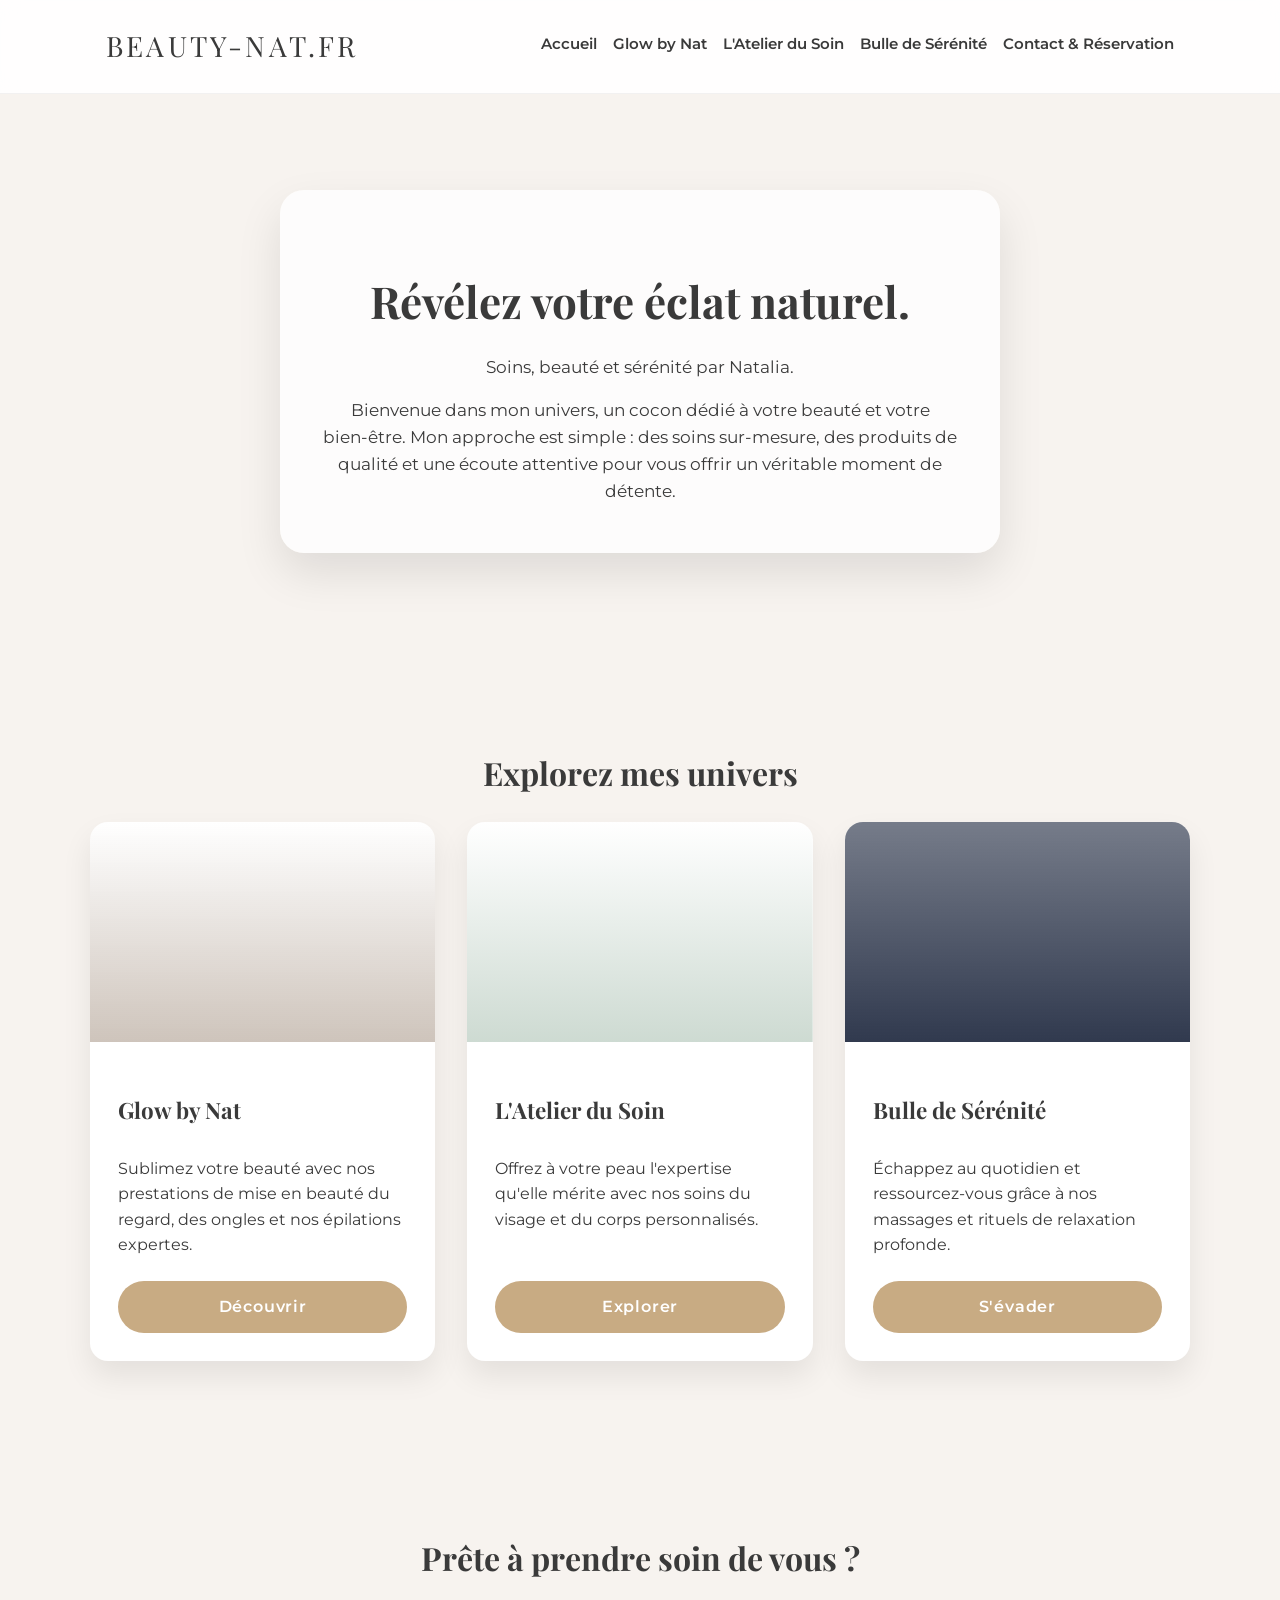
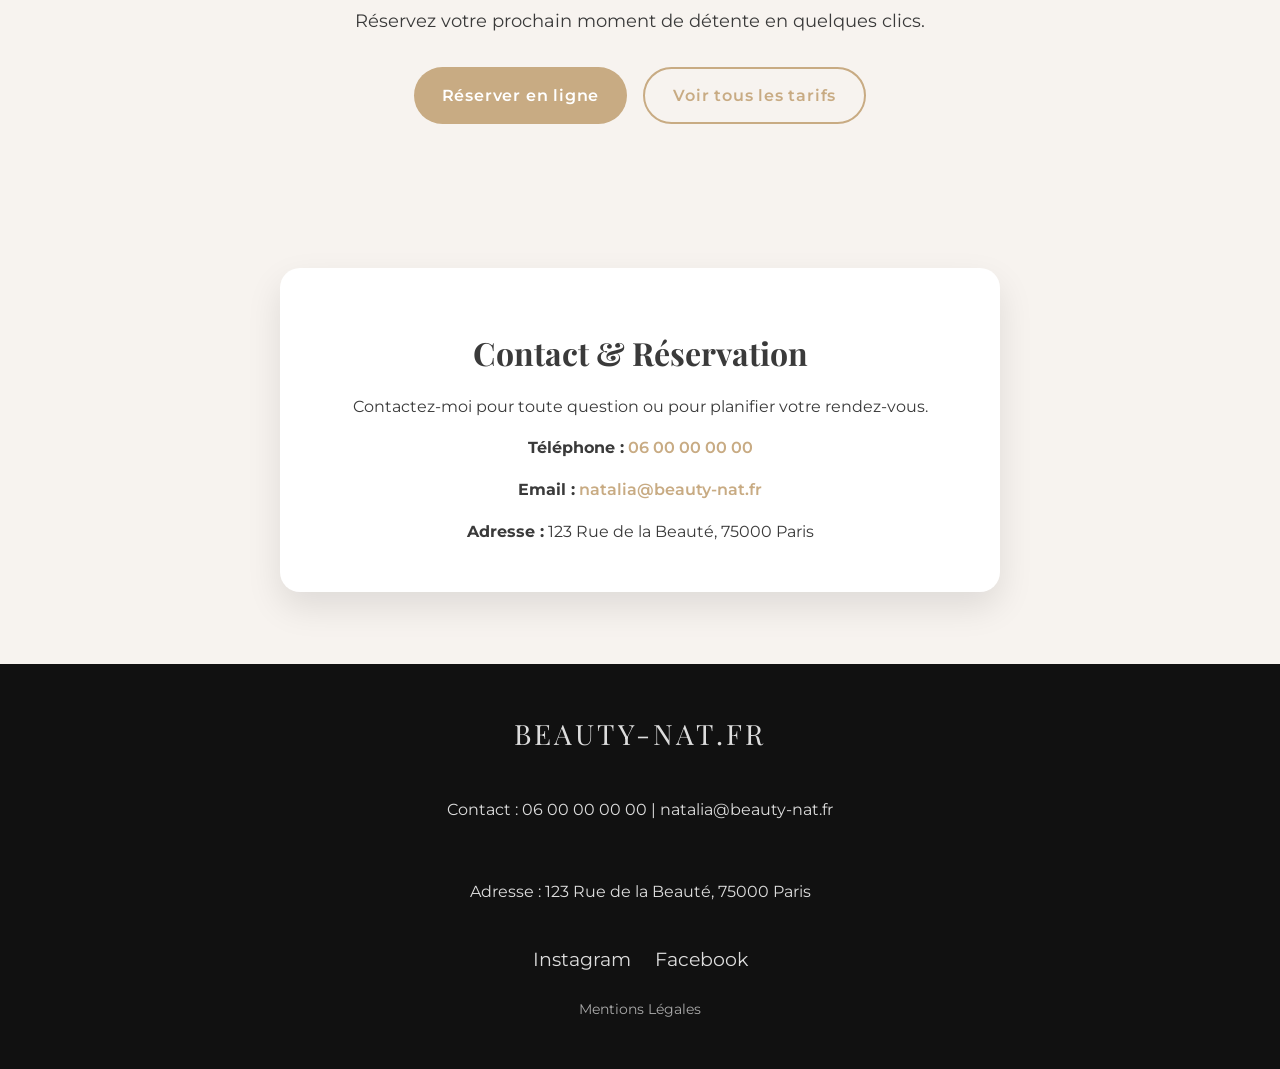
<file: index.html>
<!DOCTYPE html>
<html lang="fr">
  <head>
    <meta charset="UTF-8" />
    <meta name="viewport" content="width=device-width, initial-scale=1.0" />
    <title>Beauty Nat - Accueil</title>
    <link rel="preconnect" href="https://fonts.googleapis.com" />
    <link rel="preconnect" href="https://fonts.gstatic.com" crossorigin />
    <link
      href="https://fonts.googleapis.com/css2?family=Montserrat:wght@300;400;500;600;700&family=Playfair+Display:wght@400;500;600;700&display=swap"
      rel="stylesheet"
    />
    <link rel="stylesheet" href="assets/css/style.css" />
  </head>
  <body>
    <header class="header">
      <div class="header__inner">
        <div class="logo">BEAUTY-NAT.FR</div>
        <nav class="nav" aria-label="Navigation principale">
          <a href="index.html">Accueil</a>
          <a href="glow-by-nat.html">Glow by Nat</a>
          <a href="atelier-du-soin.html">L'Atelier du Soin</a>
          <a href="bulle-de-serenite.html">Bulle de Sérénité</a>
          <a href="#contact">Contact &amp; Réservation</a>
        </nav>
      </div>
    </header>

    <main>
      <section class="hero" aria-labelledby="hero-title">
        <div class="hero__content">
          <h1 id="hero-title">Révélez votre éclat naturel.</h1>
          <p>Soins, beauté et sérénité par Natalia.</p>
          <p>
            Bienvenue dans mon univers, un cocon dédié à votre beauté et votre
            bien-être. Mon approche est simple : des soins sur-mesure, des
            produits de qualité et une écoute attentive pour vous offrir un
            véritable moment de détente.
          </p>
        </div>
      </section>

      <section class="section section--light" aria-labelledby="univers-title">
        <div class="section__inner">
          <h2 class="section__title" id="univers-title">Explorez mes univers</h2>
          <div class="univers-grid">
            <article class="univers-card" aria-labelledby="glow-title">
              <div
                class="univers-card__image"
                style="background-image: linear-gradient(rgba(255, 255, 255, 0.1), rgba(166, 148, 132, 0.55)), url('https://images.unsplash.com/photo-1514542587061-1c2f9e7f74fd?auto=format&fit=crop&w=900&q=80');"
                role="img"
                aria-label="Main mise en valeur avec un bijou doré"
              ></div>
              <div class="univers-card__content">
                <h3 id="glow-title">Glow by Nat</h3>
                <p>
                  Sublimez votre beauté avec nos prestations de mise en beauté du
                  regard, des ongles et nos épilations expertes.
                </p>
                <a class="button" href="glow-by-nat.html">Découvrir</a>
              </div>
            </article>

            <article class="univers-card" aria-labelledby="atelier-title">
              <div
                class="univers-card__image"
                style="background-image: linear-gradient(rgba(255, 255, 255, 0.05), rgba(156, 182, 165, 0.5)), url('https://images.unsplash.com/photo-1522335789203-aabd1fc54bc9?auto=format&fit=crop&w=900&q=80');"
                role="img"
                aria-label="Visage apaisé avec un masque de soin vert sauge"
              ></div>
              <div class="univers-card__content">
                <h3 id="atelier-title">L'Atelier du Soin</h3>
                <p>
                  Offrez à votre peau l'expertise qu'elle mérite avec nos soins du
                  visage et du corps personnalisés.
                </p>
                <a class="button" href="atelier-du-soin.html">Explorer</a>
              </div>
            </article>

            <article class="univers-card" aria-labelledby="bulle-title">
              <div
                class="univers-card__image"
                style="background-image: linear-gradient(rgba(26, 36, 59, 0.6), rgba(26, 36, 59, 0.9)), url('https://images.unsplash.com/photo-1515377905703-c4788e51af15?auto=format&fit=crop&w=900&q=80');"
                role="img"
                aria-label="Bougie allumée et orchidée sur fond bleu nuit"
              ></div>
              <div class="univers-card__content">
                <h3 id="bulle-title">Bulle de Sérénité</h3>
                <p>
                  Échappez au quotidien et ressourcez-vous grâce à nos massages et
                  rituels de relaxation profonde.
                </p>
                <a class="button" href="bulle-de-serenite.html">S'évader</a>
              </div>
            </article>
          </div>
        </div>
      </section>

      <section class="section section--light cta" aria-labelledby="cta-title">
        <div class="section__inner">
          <h2 class="section__title" id="cta-title">Prête à prendre soin de vous ?</h2>
          <p>Réservez votre prochain moment de détente en quelques clics.</p>
          <div class="cta-buttons">
            <a class="button" href="mailto:natalia@beauty-nat.fr">Réserver en ligne</a>
            <a class="button button--outline" href="#contact">Voir tous les tarifs</a>
          </div>
        </div>
      </section>

      <section class="section section--light" id="contact" aria-labelledby="contact-title">
        <div class="section__inner">
          <div class="contact">
            <h2 id="contact-title">Contact &amp; Réservation</h2>
            <p>Contactez-moi pour toute question ou pour planifier votre rendez-vous.</p>
            <p>
              <strong>Téléphone :</strong>
              <a href="tel:+33600000000">06 00 00 00 00</a>
            </p>
            <p>
              <strong>Email :</strong>
              <a href="mailto:natalia@beauty-nat.fr">natalia@beauty-nat.fr</a>
            </p>
            <p><strong>Adresse :</strong> 123 Rue de la Beauté, 75000 Paris</p>
          </div>
        </div>
      </section>
    </main>

    <footer class="footer">
      <div class="footer__inner">
        <div class="logo">BEAUTY-NAT.FR</div>
        <p>Contact : 06 00 00 00 00 | natalia@beauty-nat.fr</p>
        <p>Adresse : 123 Rue de la Beauté, 75000 Paris</p>
        <div class="footer__socials" aria-label="Réseaux sociaux">
          <a href="https://www.instagram.com" aria-label="Instagram">Instagram</a>
          <a href="https://www.facebook.com" aria-label="Facebook">Facebook</a>
        </div>
        <a class="footer__legal" href="#">Mentions Légales</a>
      </div>
    </footer>
  </body>
</html>
</file>
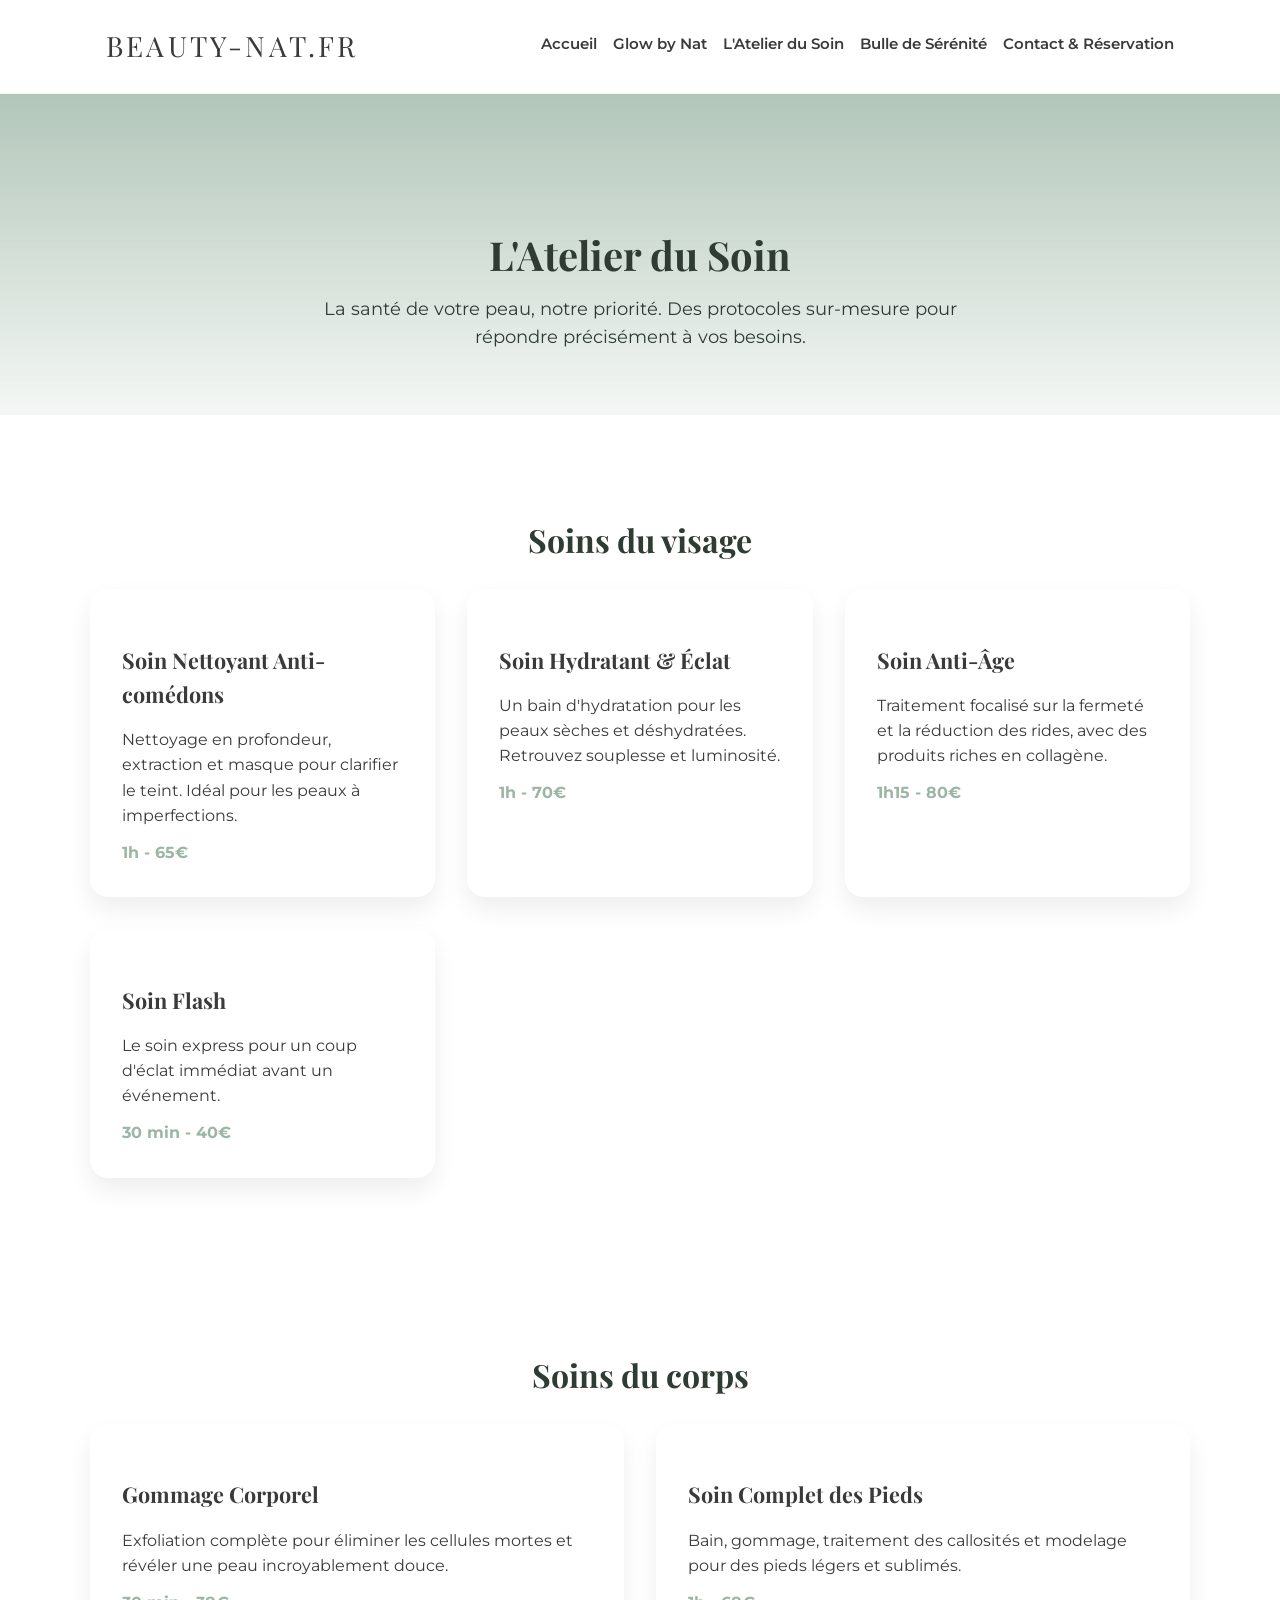
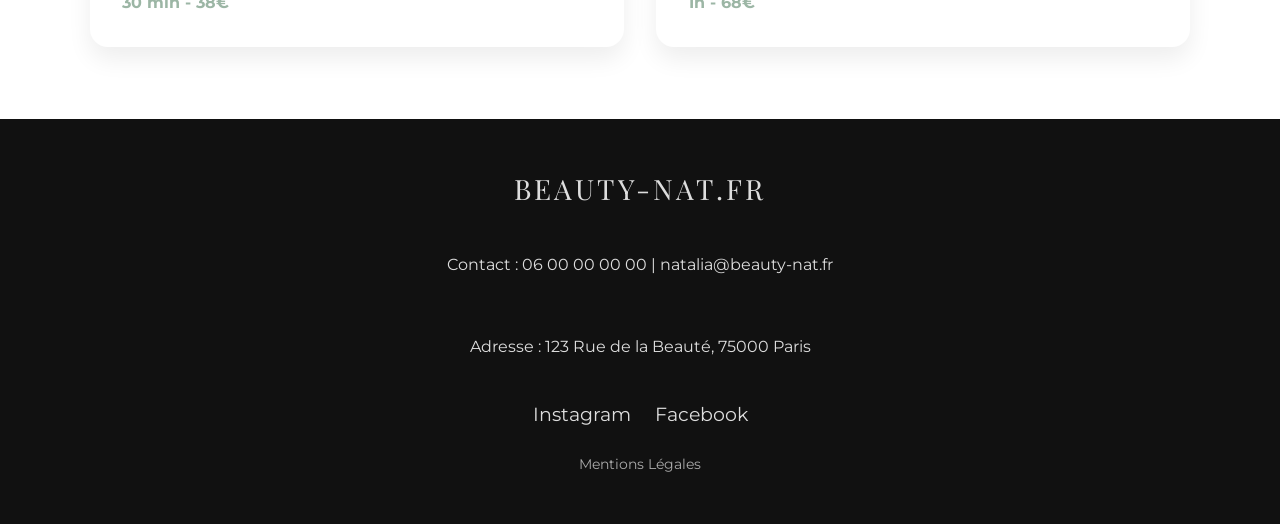
<file: atelier-du-soin.html>
<!DOCTYPE html>
<html lang="fr">
  <head>
    <meta charset="UTF-8" />
    <meta name="viewport" content="width=device-width, initial-scale=1.0" />
    <title>Beauty Nat - L'Atelier du Soin</title>
    <link rel="preconnect" href="https://fonts.googleapis.com" />
    <link rel="preconnect" href="https://fonts.gstatic.com" crossorigin />
    <link
      href="https://fonts.googleapis.com/css2?family=Montserrat:wght@300;400;500;600;700&family=Playfair+Display:wght@400;500;600;700&display=swap"
      rel="stylesheet"
    />
    <link rel="stylesheet" href="assets/css/style.css" />
  </head>
  <body class="page-atelier">
    <header class="header">
      <div class="header__inner">
        <div class="logo">BEAUTY-NAT.FR</div>
        <nav class="nav" aria-label="Navigation principale">
          <a href="index.html">Accueil</a>
          <a href="glow-by-nat.html">Glow by Nat</a>
          <a href="atelier-du-soin.html" aria-current="page">L'Atelier du Soin</a>
          <a href="bulle-de-serenite.html">Bulle de Sérénité</a>
          <a href="index.html#contact">Contact &amp; Réservation</a>
        </nav>
      </div>
    </header>

    <main>
      <section
        class="page-banner"
        style="background: linear-gradient(rgba(156, 182, 165, 0.75), rgba(244, 247, 245, 0.9)), url('https://images.unsplash.com/photo-1522335789203-aabd1fc54bc9?auto=format&fit=crop&w=1600&q=80') center/cover; color: #2f3c33;"
        aria-labelledby="page-title"
      >
        <div class="page-banner__inner">
          <h1 id="page-title">L'Atelier du Soin</h1>
          <p>
            La santé de votre peau, notre priorité. Des protocoles sur-mesure pour
            répondre précisément à vos besoins.
          </p>
        </div>
      </section>

      <section class="section section--contrast" aria-labelledby="visage-title">
        <div class="section__inner">
          <h2 class="section__title" id="visage-title">Soins du visage</h2>
          <div class="services-grid">
            <article class="service-card">
              <h3>Soin Nettoyant Anti-comédons</h3>
              <p>Nettoyage en profondeur, extraction et masque pour clarifier le teint. Idéal pour les peaux à imperfections.</p>
              <span>1h - 65€</span>
            </article>
            <article class="service-card">
              <h3>Soin Hydratant &amp; Éclat</h3>
              <p>Un bain d'hydratation pour les peaux sèches et déshydratées. Retrouvez souplesse et luminosité.</p>
              <span>1h - 70€</span>
            </article>
            <article class="service-card">
              <h3>Soin Anti-Âge</h3>
              <p>Traitement focalisé sur la fermeté et la réduction des rides, avec des produits riches en collagène.</p>
              <span>1h15 - 80€</span>
            </article>
            <article class="service-card">
              <h3>Soin Flash</h3>
              <p>Le soin express pour un coup d'éclat immédiat avant un événement.</p>
              <span>30&nbsp;min - 40€</span>
            </article>
          </div>
        </div>
      </section>

      <section class="section section--contrast" aria-labelledby="corps-title">
        <div class="section__inner">
          <h2 class="section__title" id="corps-title">Soins du corps</h2>
          <div class="services-grid">
            <article class="service-card">
              <h3>Gommage Corporel</h3>
              <p>Exfoliation complète pour éliminer les cellules mortes et révéler une peau incroyablement douce.</p>
              <span>30&nbsp;min - 38€</span>
            </article>
            <article class="service-card">
              <h3>Soin Complet des Pieds</h3>
              <p>Bain, gommage, traitement des callosités et modelage pour des pieds légers et sublimés.</p>
              <span>1h - 68€</span>
            </article>
          </div>
        </div>
      </section>
    </main>

    <footer class="footer">
      <div class="footer__inner">
        <div class="logo">BEAUTY-NAT.FR</div>
        <p>Contact : 06 00 00 00 00 | natalia@beauty-nat.fr</p>
        <p>Adresse : 123 Rue de la Beauté, 75000 Paris</p>
        <div class="footer__socials" aria-label="Réseaux sociaux">
          <a href="https://www.instagram.com" aria-label="Instagram">Instagram</a>
          <a href="https://www.facebook.com" aria-label="Facebook">Facebook</a>
        </div>
        <a class="footer__legal" href="#">Mentions Légales</a>
      </div>
    </footer>
  </body>
</html>
</file>
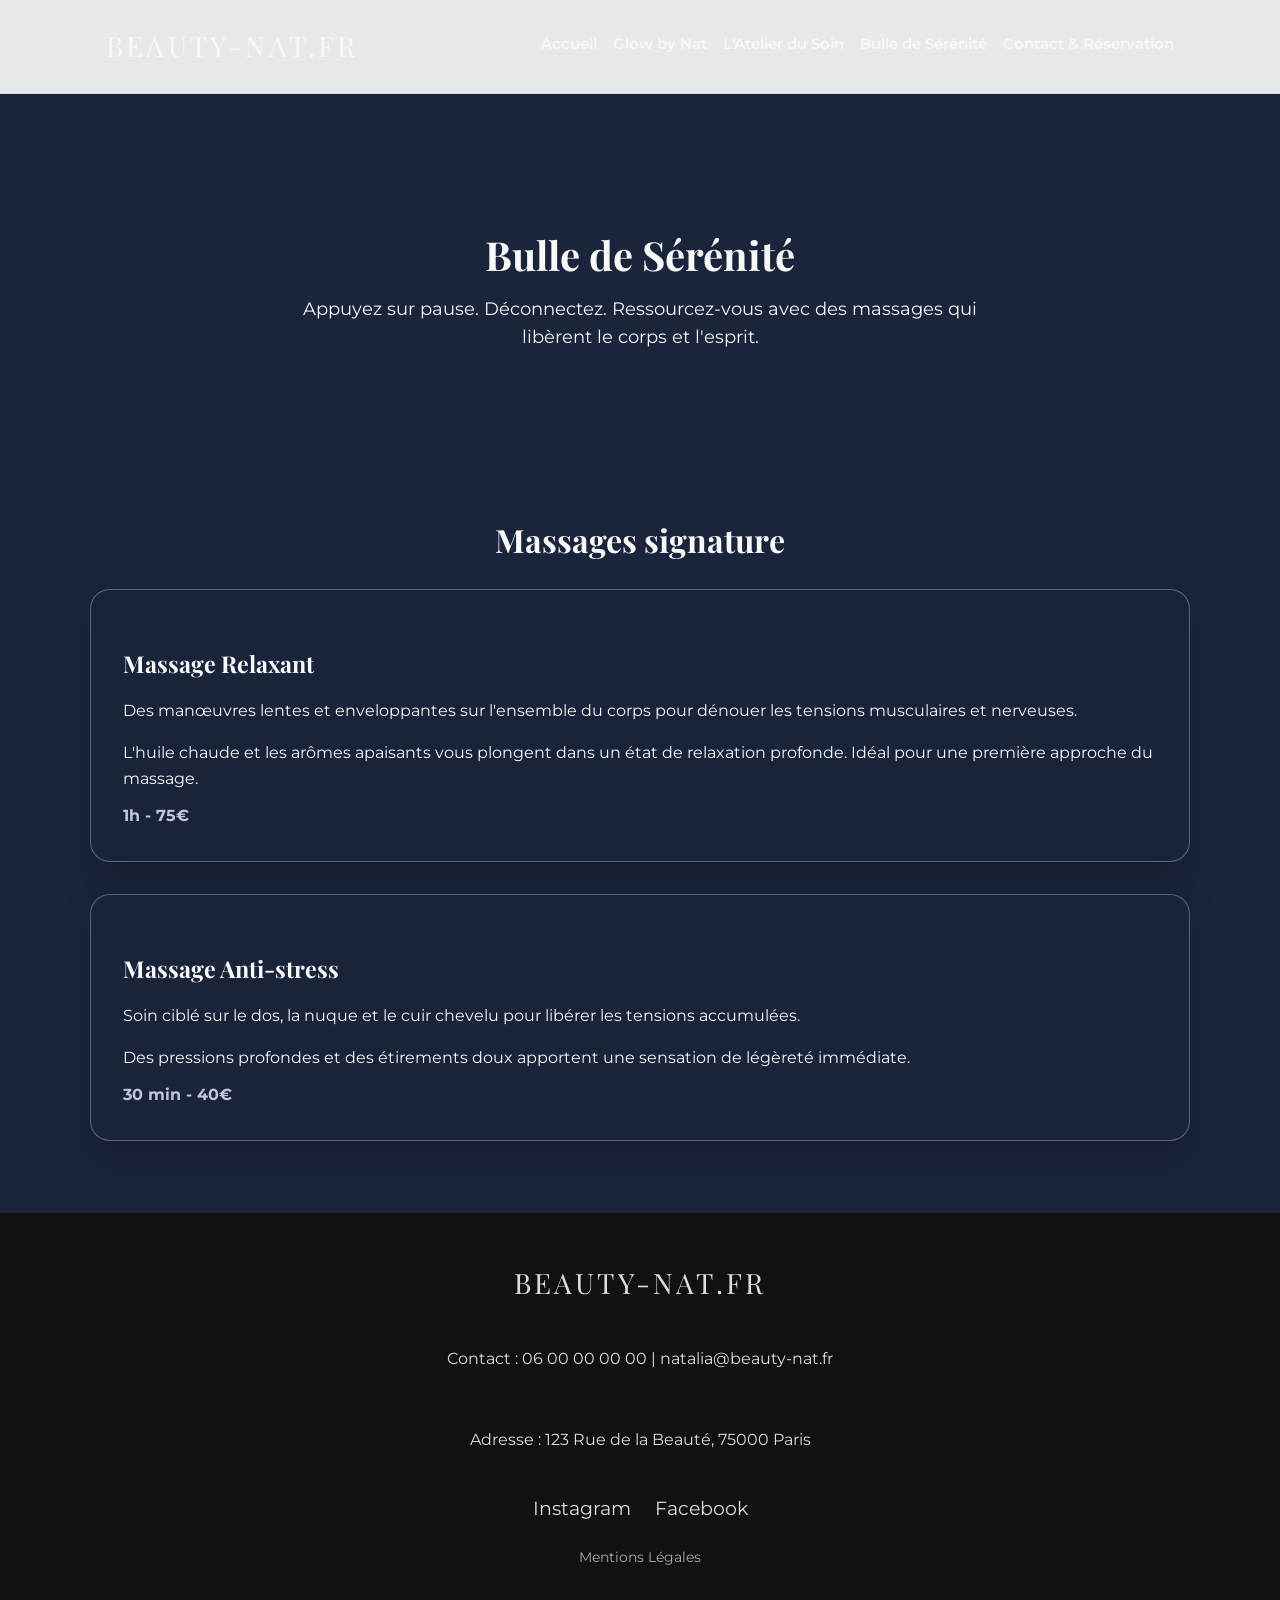
<file: bulle-de-serenite.html>
<!DOCTYPE html>
<html lang="fr">
  <head>
    <meta charset="UTF-8" />
    <meta name="viewport" content="width=device-width, initial-scale=1.0" />
    <title>Beauty Nat - Bulle de Sérénité</title>
    <link rel="preconnect" href="https://fonts.googleapis.com" />
    <link rel="preconnect" href="https://fonts.gstatic.com" crossorigin />
    <link
      href="https://fonts.googleapis.com/css2?family=Montserrat:wght@300;400;500;600;700&family=Playfair+Display:wght@400;500;600;700&display=swap"
      rel="stylesheet"
    />
    <link rel="stylesheet" href="assets/css/style.css" />
  </head>
  <body class="page-bulle">
    <header class="header">
      <div class="header__inner">
        <div class="logo">BEAUTY-NAT.FR</div>
        <nav class="nav" aria-label="Navigation principale">
          <a href="index.html">Accueil</a>
          <a href="glow-by-nat.html">Glow by Nat</a>
          <a href="atelier-du-soin.html">L'Atelier du Soin</a>
          <a href="bulle-de-serenite.html" aria-current="page">Bulle de Sérénité</a>
          <a href="index.html#contact">Contact &amp; Réservation</a>
        </nav>
      </div>
    </header>

    <main>
      <section
        class="page-banner"
        style="background: linear-gradient(rgba(26, 36, 59, 0.75), rgba(26, 36, 59, 0.95)), url('https://images.unsplash.com/photo-1519824145371-296894a0daa9?auto=format&fit=crop&w=1600&q=80') center/cover;"
        aria-labelledby="page-title"
      >
        <div class="page-banner__inner">
          <h1 id="page-title">Bulle de Sérénité</h1>
          <p>
            Appuyez sur pause. Déconnectez. Ressourcez-vous avec des massages qui
            libèrent le corps et l'esprit.
          </p>
        </div>
      </section>

      <section class="section" aria-labelledby="massages-title" style="background-color: transparent;">
        <div class="section__inner">
          <h2 class="section__title" id="massages-title" style="color: var(--color-text-light);">
            Massages signature
          </h2>
          <div class="massages">
            <article>
              <h3>Massage Relaxant</h3>
              <p>
                Des manœuvres lentes et enveloppantes sur l'ensemble du corps pour dénouer les tensions musculaires et nerveuses.
              </p>
              <p>
                L'huile chaude et les arômes apaisants vous plongent dans un état de relaxation profonde. Idéal pour une première approche du massage.
              </p>
              <span>1h - 75€</span>
            </article>
            <article>
              <h3>Massage Anti-stress</h3>
              <p>
                Soin ciblé sur le dos, la nuque et le cuir chevelu pour libérer les tensions accumulées.
              </p>
              <p>
                Des pressions profondes et des étirements doux apportent une sensation de légèreté immédiate.
              </p>
              <span>30&nbsp;min - 40€</span>
            </article>
          </div>
        </div>
      </section>
    </main>

    <footer class="footer">
      <div class="footer__inner">
        <div class="logo">BEAUTY-NAT.FR</div>
        <p>Contact : 06 00 00 00 00 | natalia@beauty-nat.fr</p>
        <p>Adresse : 123 Rue de la Beauté, 75000 Paris</p>
        <div class="footer__socials" aria-label="Réseaux sociaux">
          <a href="https://www.instagram.com" aria-label="Instagram">Instagram</a>
          <a href="https://www.facebook.com" aria-label="Facebook">Facebook</a>
        </div>
        <a class="footer__legal" href="#">Mentions Légales</a>
      </div>
    </footer>
  </body>
</html>
</file>
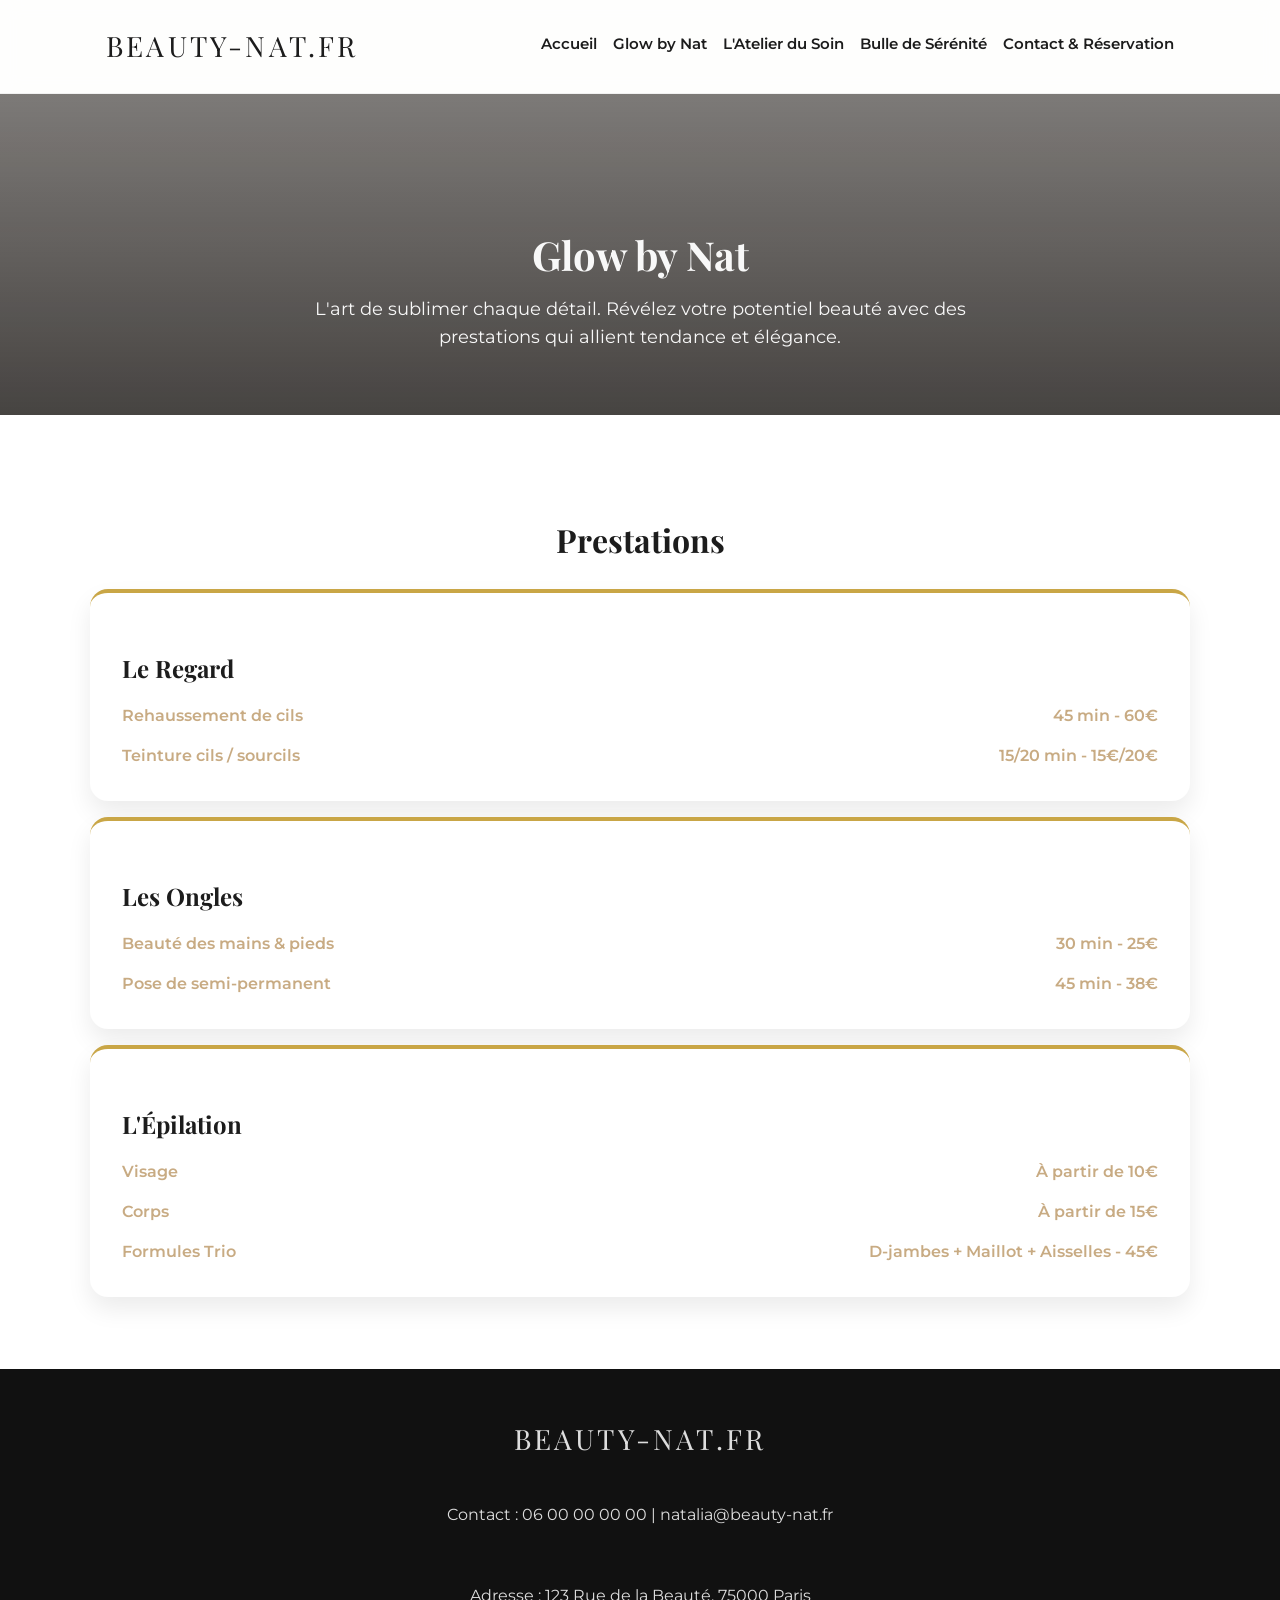
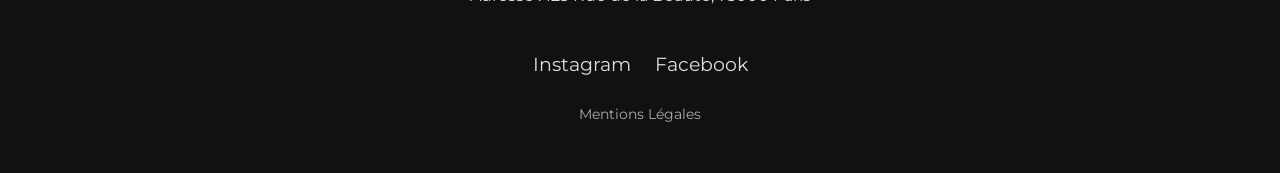
<file: glow-by-nat.html>
<!DOCTYPE html>
<html lang="fr">
  <head>
    <meta charset="UTF-8" />
    <meta name="viewport" content="width=device-width, initial-scale=1.0" />
    <title>Beauty Nat - Glow by Nat</title>
    <link rel="preconnect" href="https://fonts.googleapis.com" />
    <link rel="preconnect" href="https://fonts.gstatic.com" crossorigin />
    <link
      href="https://fonts.googleapis.com/css2?family=Montserrat:wght@300;400;500;600;700&family=Playfair+Display:wght@400;500;600;700&display=swap"
      rel="stylesheet"
    />
    <link rel="stylesheet" href="assets/css/style.css" />
  </head>
  <body class="page-glow">
    <header class="header">
      <div class="header__inner">
        <div class="logo">BEAUTY-NAT.FR</div>
        <nav class="nav" aria-label="Navigation principale">
          <a href="index.html">Accueil</a>
          <a href="glow-by-nat.html" aria-current="page">Glow by Nat</a>
          <a href="atelier-du-soin.html">L'Atelier du Soin</a>
          <a href="bulle-de-serenite.html">Bulle de Sérénité</a>
          <a href="index.html#contact">Contact &amp; Réservation</a>
        </nav>
      </div>
    </header>

    <main>
      <section
        class="page-banner"
        style="background: linear-gradient(rgba(28, 25, 23, 0.55), rgba(28, 25, 23, 0.8)), url('https://images.unsplash.com/photo-1524504388940-b1c1722653e1?auto=format&fit=crop&w=1600&q=80') center/cover;"
        aria-labelledby="page-title"
      >
        <div class="page-banner__inner">
          <h1 id="page-title">Glow by Nat</h1>
          <p>
            L'art de sublimer chaque détail. Révélez votre potentiel beauté avec des
            prestations qui allient tendance et élégance.
          </p>
        </div>
      </section>

      <section class="section section--contrast" aria-labelledby="tabs-title">
        <div class="section__inner">
          <h2 class="section__title" id="tabs-title">Prestations</h2>
          <div class="tabs">
            <article class="tab" aria-labelledby="regard-title">
              <h3 id="regard-title">Le Regard</h3>
              <ul class="offer-list">
                <li>
                  <span>Rehaussement de cils</span>
                  <span>45&nbsp;min - 60€</span>
                </li>
                <li>
                  <span>Teinture cils / sourcils</span>
                  <span>15/20&nbsp;min - 15€/20€</span>
                </li>
              </ul>
            </article>

            <article class="tab" aria-labelledby="ongles-title">
              <h3 id="ongles-title">Les Ongles</h3>
              <ul class="offer-list">
                <li>
                  <span>Beauté des mains &amp; pieds</span>
                  <span>30&nbsp;min - 25€</span>
                </li>
                <li>
                  <span>Pose de semi-permanent</span>
                  <span>45&nbsp;min - 38€</span>
                </li>
              </ul>
            </article>

            <article class="tab" aria-labelledby="epilation-title">
              <h3 id="epilation-title">L'Épilation</h3>
              <ul class="offer-list">
                <li>
                  <span>Visage</span>
                  <span>À partir de 10€</span>
                </li>
                <li>
                  <span>Corps</span>
                  <span>À partir de 15€</span>
                </li>
                <li>
                  <span>Formules Trio</span>
                  <span>D-jambes + Maillot + Aisselles - 45€</span>
                </li>
              </ul>
            </article>
          </div>
        </div>
      </section>
    </main>

    <footer class="footer">
      <div class="footer__inner">
        <div class="logo">BEAUTY-NAT.FR</div>
        <p>Contact : 06 00 00 00 00 | natalia@beauty-nat.fr</p>
        <p>Adresse : 123 Rue de la Beauté, 75000 Paris</p>
        <div class="footer__socials" aria-label="Réseaux sociaux">
          <a href="https://www.instagram.com" aria-label="Instagram">Instagram</a>
          <a href="https://www.facebook.com" aria-label="Facebook">Facebook</a>
        </div>
        <a class="footer__legal" href="#">Mentions Légales</a>
      </div>
    </footer>
  </body>
</html>
</file>
<file: assets/css/style.css>
:root {
  --font-base: "Montserrat", Arial, sans-serif;
  --font-heading: "Playfair Display", "Times New Roman", serif;

  --color-home-bg: #f7f3ef;
  --color-home-accent: #d9cbb7;
  --color-home-wood: #c8ab83;

  --color-glow-bg: #f2efec;
  --color-glow-taupe: #a69484;
  --color-glow-gold: #c9a646;
  --color-glow-black: #1c1c1c;

  --color-atelier-bg: #f4f7f5;
  --color-atelier-sage: #9cb6a5;
  --color-atelier-gray: #dfe4df;

  --color-bulle-bg: #1a243b;
  --color-bulle-lavender: #7f86c7;
  --color-bulle-silver: #c0c5d9;

  --color-text: #3a3a3a;
  --color-text-light: #f8f8f8;
}

* {
  box-sizing: border-box;
}

body {
  margin: 0;
  font-family: var(--font-base);
  color: var(--color-text);
  background-color: var(--color-home-bg);
  line-height: 1.6;
}

.page-glow {
  background-color: var(--color-glow-bg);
  color: var(--color-glow-black);
}

.page-atelier {
  background-color: var(--color-atelier-bg);
}

.page-bulle {
  background-color: var(--color-bulle-bg);
  color: var(--color-text-light);
}

a {
  color: inherit;
  text-decoration: none;
}

a:hover,
a:focus {
  text-decoration: underline;
}

img {
  max-width: 100%;
  display: block;
}

.header {
  background: rgba(255, 255, 255, 0.9);
  backdrop-filter: blur(10px);
  position: sticky;
  top: 0;
  z-index: 10;
  border-bottom: 1px solid rgba(0, 0, 0, 0.05);
}

.header__inner {
  max-width: 1100px;
  margin: 0 auto;
  padding: 1.5rem 1rem;
  display: flex;
  align-items: center;
  justify-content: space-between;
  gap: 1.5rem;
}

.logo {
  font-family: var(--font-heading);
  font-size: 1.75rem;
  letter-spacing: 0.2rem;
}

.nav {
  display: flex;
  gap: 1rem;
  flex-wrap: wrap;
  justify-content: flex-end;
}

.nav a {
  font-weight: 600;
  font-size: 0.95rem;
  padding-bottom: 0.2rem;
  border-bottom: 2px solid transparent;
  transition: border-bottom 0.2s ease, color 0.2s ease;
}

.nav a:hover,
.nav a:focus {
  border-bottom: 2px solid var(--color-home-wood);
  color: var(--color-home-wood);
}

.hero {
  background: linear-gradient(rgba(247, 243, 239, 0.5), rgba(247, 243, 239, 0.95)),
    url("https://images.unsplash.com/photo-1493666438817-866a91353ca9?auto=format&fit=crop&w=1600&q=80") center/cover;
  text-align: center;
  padding: 6rem 1rem;
}

.hero__content {
  max-width: 720px;
  margin: 0 auto;
  background: rgba(255, 255, 255, 0.8);
  padding: 2.5rem;
  border-radius: 24px;
  box-shadow: 0 20px 45px rgba(0, 0, 0, 0.1);
}

.hero h1 {
  font-family: var(--font-heading);
  font-size: 2.75rem;
  margin-bottom: 1rem;
}

.hero p {
  font-size: 1.05rem;
  margin-bottom: 0.5rem;
}

.section {
  padding: 4.5rem 1rem;
}

.section--light {
  background-color: var(--color-home-bg);
}

.section__inner {
  max-width: 1100px;
  margin: 0 auto;
}

.section__title {
  font-family: var(--font-heading);
  font-size: 2rem;
  margin-bottom: 1.5rem;
  text-align: center;
}

.page-glow .section__title {
  color: var(--color-glow-black);
}

.page-atelier .section__title {
  color: #2f3c33;
}

.page-bulle .section__title {
  color: var(--color-text-light);
}

.univers-grid {
  display: grid;
  grid-template-columns: repeat(auto-fit, minmax(260px, 1fr));
  gap: 2rem;
}

.univers-card {
  border-radius: 18px;
  overflow: hidden;
  background: #fff;
  box-shadow: 0 15px 30px rgba(0, 0, 0, 0.08);
  display: flex;
  flex-direction: column;
  min-height: 100%;
}

.univers-card__image {
  height: 220px;
  background-size: cover;
  background-position: center;
}

.univers-card__content {
  padding: 1.75rem;
  display: flex;
  flex-direction: column;
  flex: 1;
}

.univers-card h3 {
  font-family: var(--font-heading);
  font-size: 1.4rem;
  margin-bottom: 0.75rem;
}

.univers-card p {
  flex: 1;
  font-size: 0.98rem;
  margin-bottom: 1.5rem;
}

.button {
  display: inline-flex;
  align-items: center;
  justify-content: center;
  padding: 0.85rem 1.75rem;
  border-radius: 999px;
  border: none;
  cursor: pointer;
  font-weight: 600;
  letter-spacing: 0.05rem;
  background-color: var(--color-home-wood);
  color: #fff;
  transition: transform 0.2s ease, box-shadow 0.2s ease;
}

.button:hover,
.button:focus {
  transform: translateY(-2px);
  box-shadow: 0 10px 20px rgba(200, 171, 131, 0.35);
}

.button--outline {
  background: transparent;
  color: var(--color-home-wood);
  border: 2px solid var(--color-home-wood);
}

.cta {
  text-align: center;
}

.cta p {
  font-size: 1.1rem;
  max-width: 640px;
  margin: 0.75rem auto 2rem;
}

.cta-buttons {
  display: flex;
  justify-content: center;
  flex-wrap: wrap;
  gap: 1rem;
}

.footer {
  background: #111;
  color: #ddd;
  padding: 3rem 1rem;
}

.footer__inner {
  max-width: 1100px;
  margin: 0 auto;
  display: grid;
  gap: 1.5rem;
  text-align: center;
}

.footer__socials {
  display: flex;
  justify-content: center;
  gap: 1.5rem;
  font-size: 1.2rem;
}

.footer__legal {
  font-size: 0.85rem;
  color: #aaa;
}

.page-banner {
  padding: 6rem 1rem 4rem;
  color: var(--color-text-light);
  text-align: center;
}

.page-banner__inner {
  max-width: 900px;
  margin: 0 auto;
}

.page-banner h1 {
  font-family: var(--font-heading);
  font-size: 2.5rem;
  margin-bottom: 0.5rem;
}

.page-banner p {
  font-size: 1.1rem;
  max-width: 720px;
  margin: 0 auto;
}

.section--contrast {
  background-color: #fff;
}

.services-grid {
  display: grid;
  grid-template-columns: repeat(auto-fit, minmax(260px, 1fr));
  gap: 2rem;
}

.service-card {
  background: #fff;
  border-radius: 18px;
  padding: 2rem;
  box-shadow: 0 12px 25px rgba(0, 0, 0, 0.07);
}

.service-card h3 {
  font-family: var(--font-heading);
  font-size: 1.35rem;
  margin-bottom: 0.5rem;
}

.service-card p {
  margin-bottom: 0.75rem;
  font-size: 0.98rem;
}

.service-card span {
  font-weight: 700;
  color: var(--color-home-wood);
}

.page-atelier .service-card span {
  color: var(--color-atelier-sage);
}

.tabs {
  display: flex;
  flex-direction: column;
  gap: 1rem;
}

.tab {
  background: #fff;
  border-radius: 18px;
  padding: 2rem;
  box-shadow: 0 12px 25px rgba(0, 0, 0, 0.08);
}

.page-glow .tab {
  border-top: 4px solid var(--color-glow-gold);
}

.tab h3 {
  font-family: var(--font-heading);
  font-size: 1.5rem;
  margin-bottom: 1rem;
}

.offer-list {
  list-style: none;
  padding: 0;
  margin: 0;
  display: grid;
  gap: 0.9rem;
}

.offer-list li {
  display: flex;
  justify-content: space-between;
  align-items: baseline;
  gap: 1rem;
  font-size: 1rem;
}

.offer-list li span {
  font-weight: 600;
  color: var(--color-home-wood);
}

.massages {
  display: grid;
  gap: 2rem;
}

.massages article {
  background: rgba(26, 36, 59, 0.6);
  color: var(--color-text-light);
  padding: 2rem;
  border-radius: 20px;
  box-shadow: 0 20px 40px rgba(0, 0, 0, 0.2);
}

.page-bulle .massages article {
  border: 1px solid rgba(192, 197, 217, 0.4);
}

.massages h3 {
  font-family: var(--font-heading);
  font-size: 1.45rem;
  margin-bottom: 0.75rem;
}

.massages p {
  margin-bottom: 0.75rem;
  font-size: 1rem;
}

.massages span {
  font-weight: 700;
  color: var(--color-bulle-silver);
}

.contact {
  background: #fff;
  border-radius: 20px;
  padding: 2rem;
  box-shadow: 0 15px 35px rgba(0, 0, 0, 0.1);
  max-width: 720px;
  margin: 0 auto;
  text-align: center;
}

.contact h2 {
  font-family: var(--font-heading);
  font-size: 2rem;
  margin-bottom: 1rem;
}

.contact a {
  color: var(--color-home-wood);
  font-weight: 600;
}

@media (max-width: 768px) {
  .header__inner {
    flex-direction: column;
  }

  .hero {
    padding: 4.5rem 1rem;
  }

  .hero__content {
    padding: 2rem 1.5rem;
  }

  .page-banner {
    padding: 5rem 1rem 3rem;
  }
}
</file>
